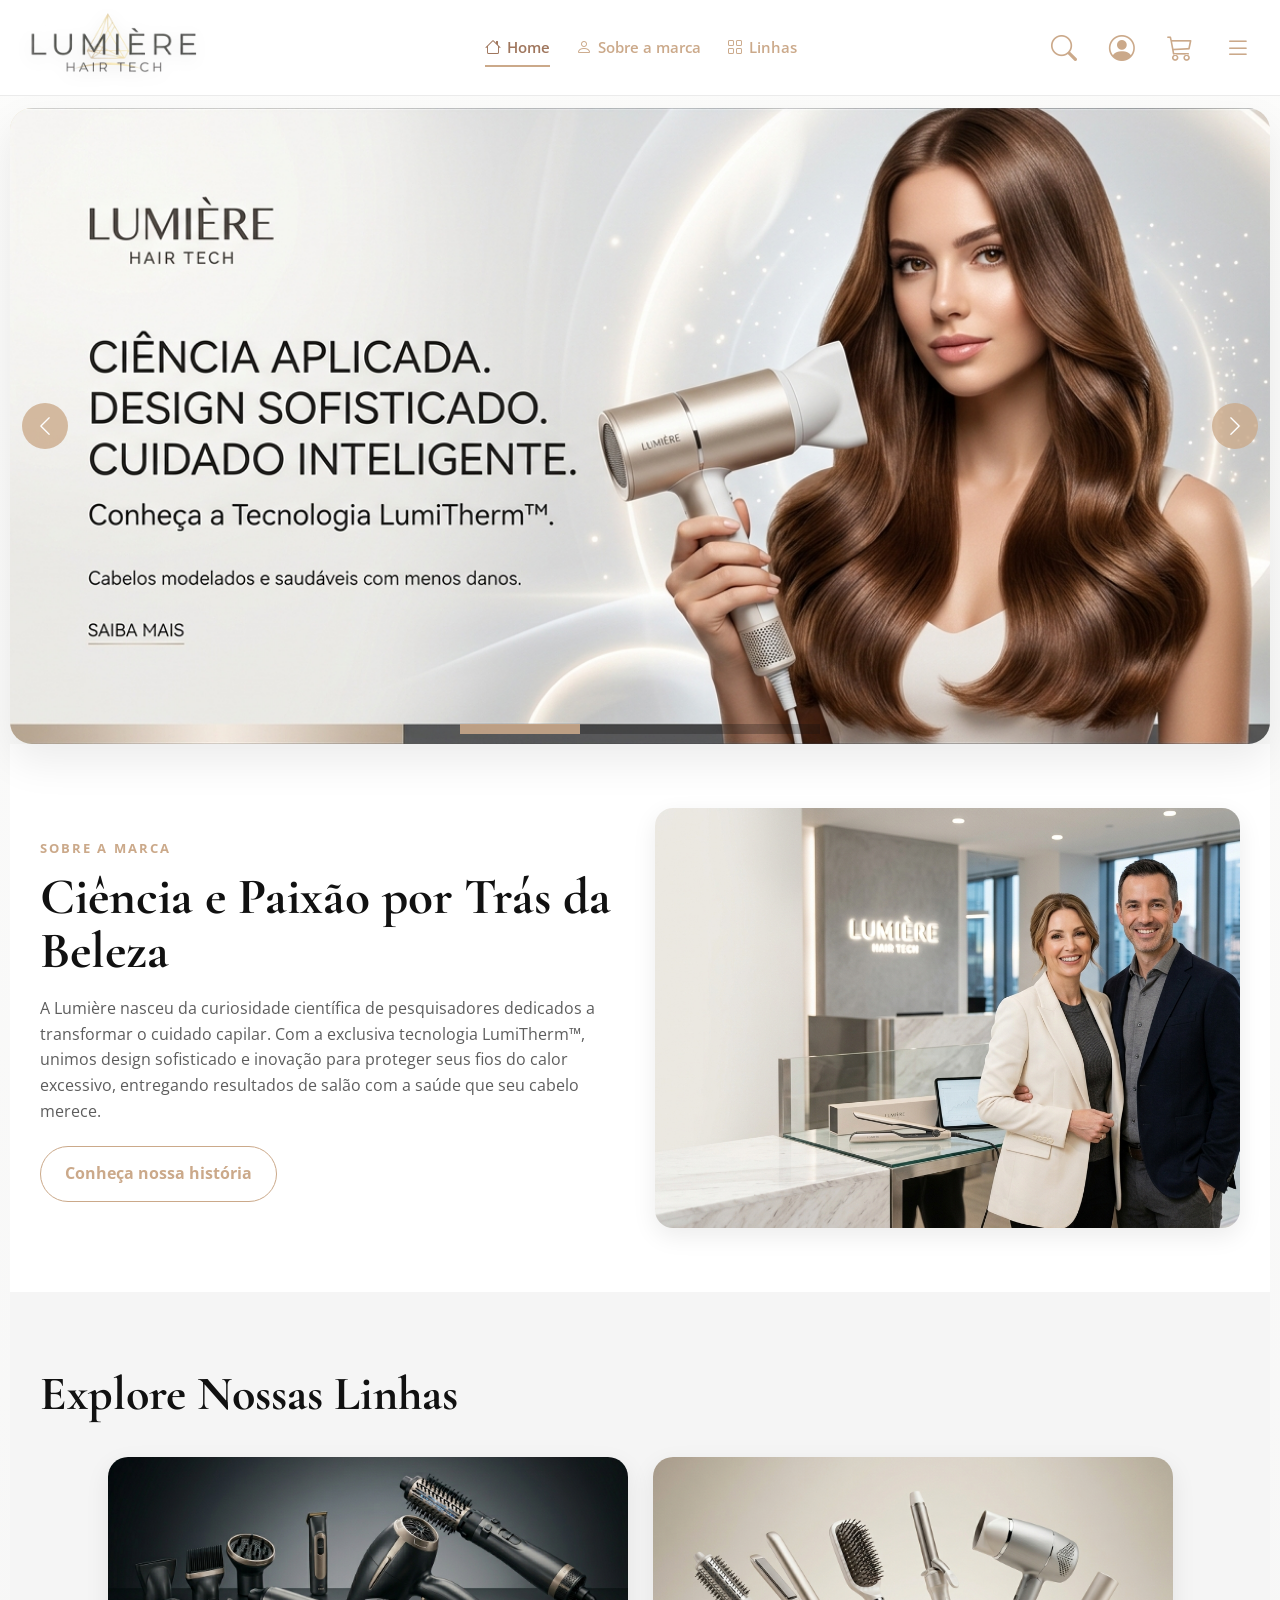
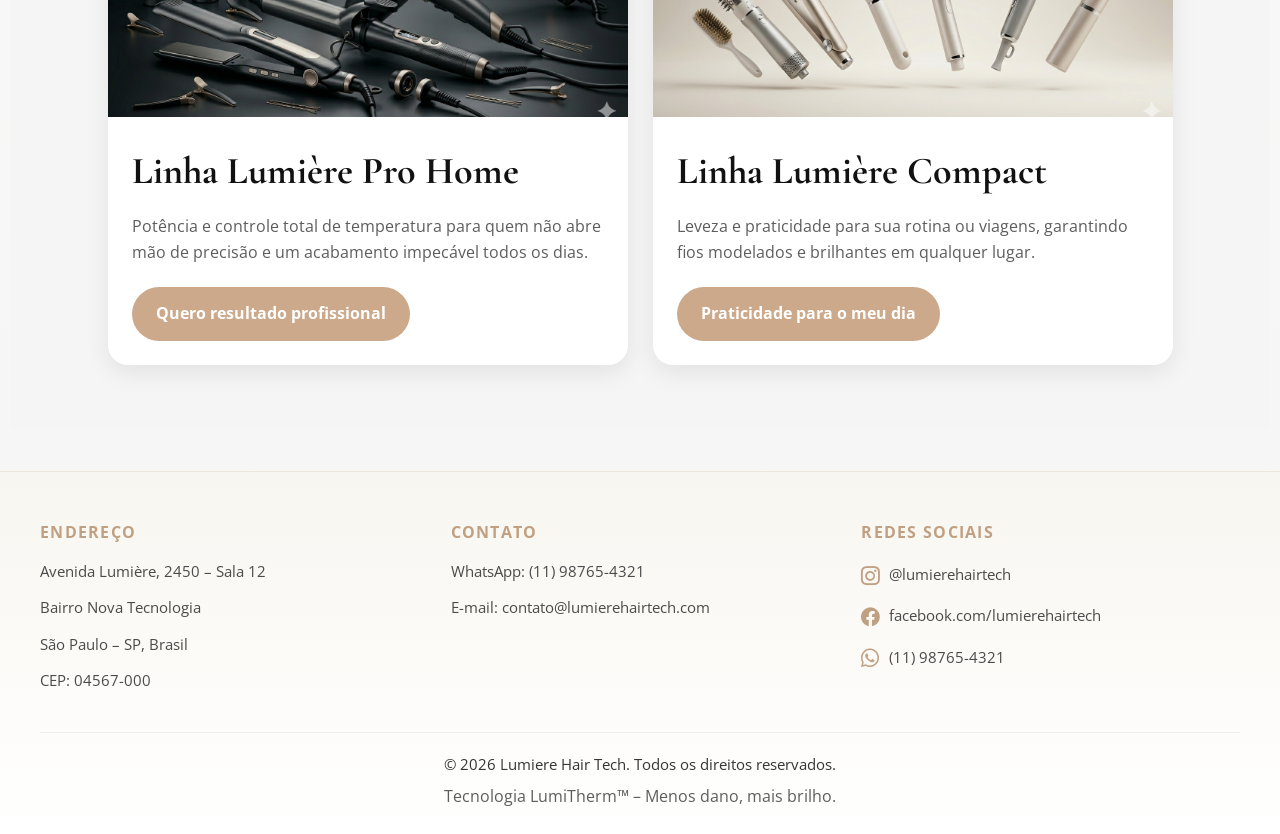
<file: index.html>
<!DOCTYPE html>
<!-- Pagina inicial da Lumiere Hair Tech com navegacao, banners e linhas de produtos. -->
<html lang="pt-br">
<head>
    <!-- Metadados, icone do site e folhas de estilo usadas na pagina. -->
    <meta charset="UTF-8">
    <meta name="viewport" content="width=device-width, initial-scale=1.0">
    <title>Lumière Hair Tech</title>
    <link rel="icon" href="assets/logo-transparente.png" type="image/png">
    <link rel="stylesheet" href="https://cdn.jsdelivr.net/npm/bootstrap-icons@1.13.1/font/bootstrap-icons.min.css">
    <link rel="stylesheet" href="css/layout.css">
</head>
<body>
    <main class="pg-container">
        <!-- Cabecalho fixo com logo, links principais e acoes rapidas. -->
        <header class="topo-site">
            <nav class="menu" id="menu">
                <div class="logo">
                    <img src="assets/logo-transparente.png" alt="Logo Lumière Hair Tech">
                </div>

                <ul class="menu-links">
                    <li><a href="#banners" class="menu-ativo"><i class="bi bi-house"></i><span> Home</span></a></li>
                    <li><a href="quem-somos.html"><i class="bi bi-person"></i><span> Sobre a marca</span></a></li>
                    <li><a href="#linhas"><i class="bi bi-grid"></i><span> Linhas</span></a></li>
                </ul>

                <div class="menu-acoes" aria-label="Ações rápidas">
                    <a href="#" class="menu-acao" aria-label="Buscar">
                        <i class="bi bi-search"></i>
                    </a>
                    <a href="#" class="menu-acao" aria-label="Minha conta">
                        <i class="bi bi-person-circle"></i>
                    </a>
                    <a href="#" class="menu-acao" aria-label="Carrinho">
                        <i class="bi bi-cart3"></i>
                    </a>
                    <a href="#" class="menu-acao" aria-label="Menu">
                        <i class="bi bi-list"></i>
                    </a>
                </div>
            </nav>
        </header>

        <div class="conteudo">
        <!-- Hero com carrossel controlado apenas por HTML e CSS. -->
        <section class="hero page-title" id="banners">
            <!-- Radios invisiveis guardam o estado do banner ativo. -->
            <input type="radio" name="banner" id="banner-1" checked>
            <input type="radio" name="banner" id="banner-2">
            <input type="radio" name="banner" id="banner-3">

            <!-- Conjunto de imagens exibidas pelo carrossel. -->
            <div class="hero-slides">
                <article class="hero-slide slide-estilos">
                    <img src="assets/banner-3.png" alt="Banner com tecnologia Lumière para todos os estilos">
                </article>
                <article class="hero-slide slide-lumitherm">
                    <img src="assets/banner-2.png" alt="Banner LumiTherm com brilho extraordinário">
                </article>
                <article class="hero-slide slide-principal">
                    <img src="assets/banner-1.png" alt="Banner Lumière Hair Tech com modelo e secador inteligente">
                </article>
            </div>

            <!-- Cada grupo de setas aparece conforme o radio selecionado. -->
            <div class="setas-banner setas-1">
                <label for="banner-3" class="controle controle-esquerda" aria-label="Banner anterior">
                    <i class="bi bi-chevron-left"></i>
                </label>
                <label for="banner-2" class="controle controle-direita" aria-label="Próximo banner">
                    <i class="bi bi-chevron-right"></i>
                </label>
            </div>

            <div class="setas-banner setas-2">
                <label for="banner-1" class="controle controle-esquerda" aria-label="Banner anterior">
                    <i class="bi bi-chevron-left"></i>
                </label>
                <label for="banner-3" class="controle controle-direita" aria-label="Próximo banner">
                    <i class="bi bi-chevron-right"></i>
                </label>
            </div>

            <div class="setas-banner setas-3">
                <label for="banner-2" class="controle controle-esquerda" aria-label="Banner anterior">
                    <i class="bi bi-chevron-left"></i>
                </label>
                <label for="banner-1" class="controle controle-direita" aria-label="Próximo banner">
                    <i class="bi bi-chevron-right"></i>
                </label>
            </div>

            <!-- Indicadores inferiores para acesso direto aos banners. -->
            <div class="indicadores-banner">
                <label for="banner-1" aria-label="Ir para o banner 1"></label>
                <label for="banner-2" aria-label="Ir para o banner 2"></label>
                <label for="banner-3" aria-label="Ir para o banner 3"></label>
            </div>
        </section>

        <!-- Resumo institucional com chamada para a pagina Quem Somos. -->
        <section class="sessao secao-marca" id="sobre-marca">
            <div class="conteudo-marca">
                <span class="tag-secao">Sobre a Marca</span>
                <h1>Ciência e Paixão por Trás da Beleza</h1>
                <p>
                    A Lumière nasceu da curiosidade científica de pesquisadores dedicados a transformar o cuidado capilar.
                    Com a exclusiva tecnologia LumiTherm™, unimos design sofisticado e inovação para proteger seus fios do
                    calor excessivo, entregando resultados de salão com a saúde que seu cabelo merece.
                </p>
                <a href="quem-somos.html" class="cta cta-outline">Conheça nossa história</a>
            </div>

            <div class="imagem-marca">
                <img src="assets/sobre-marca.png" alt="Equipe Lumière Hair Tech em ambiente corporativo">
            </div>
        </section>

        <!-- Cards das principais linhas de produtos da marca. -->
        <section class="sessao secao-linhas destaque" id="linhas">
            <div class="cabecalho-secao">
                <h2>Explore Nossas Linhas</h2>
            </div>

            <div class="cartoes grade-produtos">
                <article class="cartao card-produto">
                    <img src="assets/linha-pro-home.png" alt="Linha Lumière Pro Home">
                    <div class="conteudo-produto">
                        <h3>Linha Lumière Pro Home</h3>
                        <p>
                            Potência e controle total de temperatura para quem não abre mão de precisão e um acabamento
                            impecável todos os dias.
                        </p>
                        <a href="#" class="cta cta-fill">Quero resultado profissional</a>
                    </div>
                </article>

                <article class="cartao card-produto">
                    <img src="assets/linha-compact.png" alt="Linha Lumière Compact">
                    <div class="conteudo-produto">
                        <h3>Linha Lumière Compact</h3>
                        <p>
                            Leveza e praticidade para sua rotina ou viagens, garantindo fios modelados e brilhantes em
                            qualquer lugar.
                        </p>
                        <a href="#" class="cta cta-fill">Praticidade para o meu dia</a>
                    </div>
                </article>
            </div>
        </section>
        </div>
    </main>

    <!-- Rodape com endereco, canais de contato e redes sociais. -->
    <footer class="rodape-lumiere">
        <div class="rodape-conteudo">
            <div class="rodape-bloco">
                <h3>Endereço</h3>
                <p>Avenida Lumière, 2450 – Sala 12</p>
                <p>Bairro Nova Tecnologia</p>
                <p>São Paulo – SP, Brasil</p>
                <p>CEP: 04567-000</p>
            </div>

            <div class="rodape-bloco">
                <h3>Contato</h3>
                <p>WhatsApp: (11) 98765-4321</p>
                <p>E-mail: contato@lumierehairtech.com</p>
            </div>

            <div class="rodape-bloco">
                <h3>Redes sociais</h3>
                <a href="#" class="rede-item"><i class="bi bi-instagram"></i><span>@lumierehairtech</span></a>
                <a href="#" class="rede-item"><i class="bi bi-facebook"></i><span>facebook.com/lumierehairtech</span></a>
                <a href="#" class="rede-item rede-whatsapp"><i class="bi bi-whatsapp"></i><span>(11) 98765-4321</span></a>
            </div>
        </div>

        <div class="rodape-base">
            <p>© 2026 Lumiere Hair Tech. Todos os direitos reservados.</p>
            <span>Tecnologia LumiTherm™ – Menos dano, mais brilho.</span>
        </div>
    </footer>
</body>
</html>
</file>
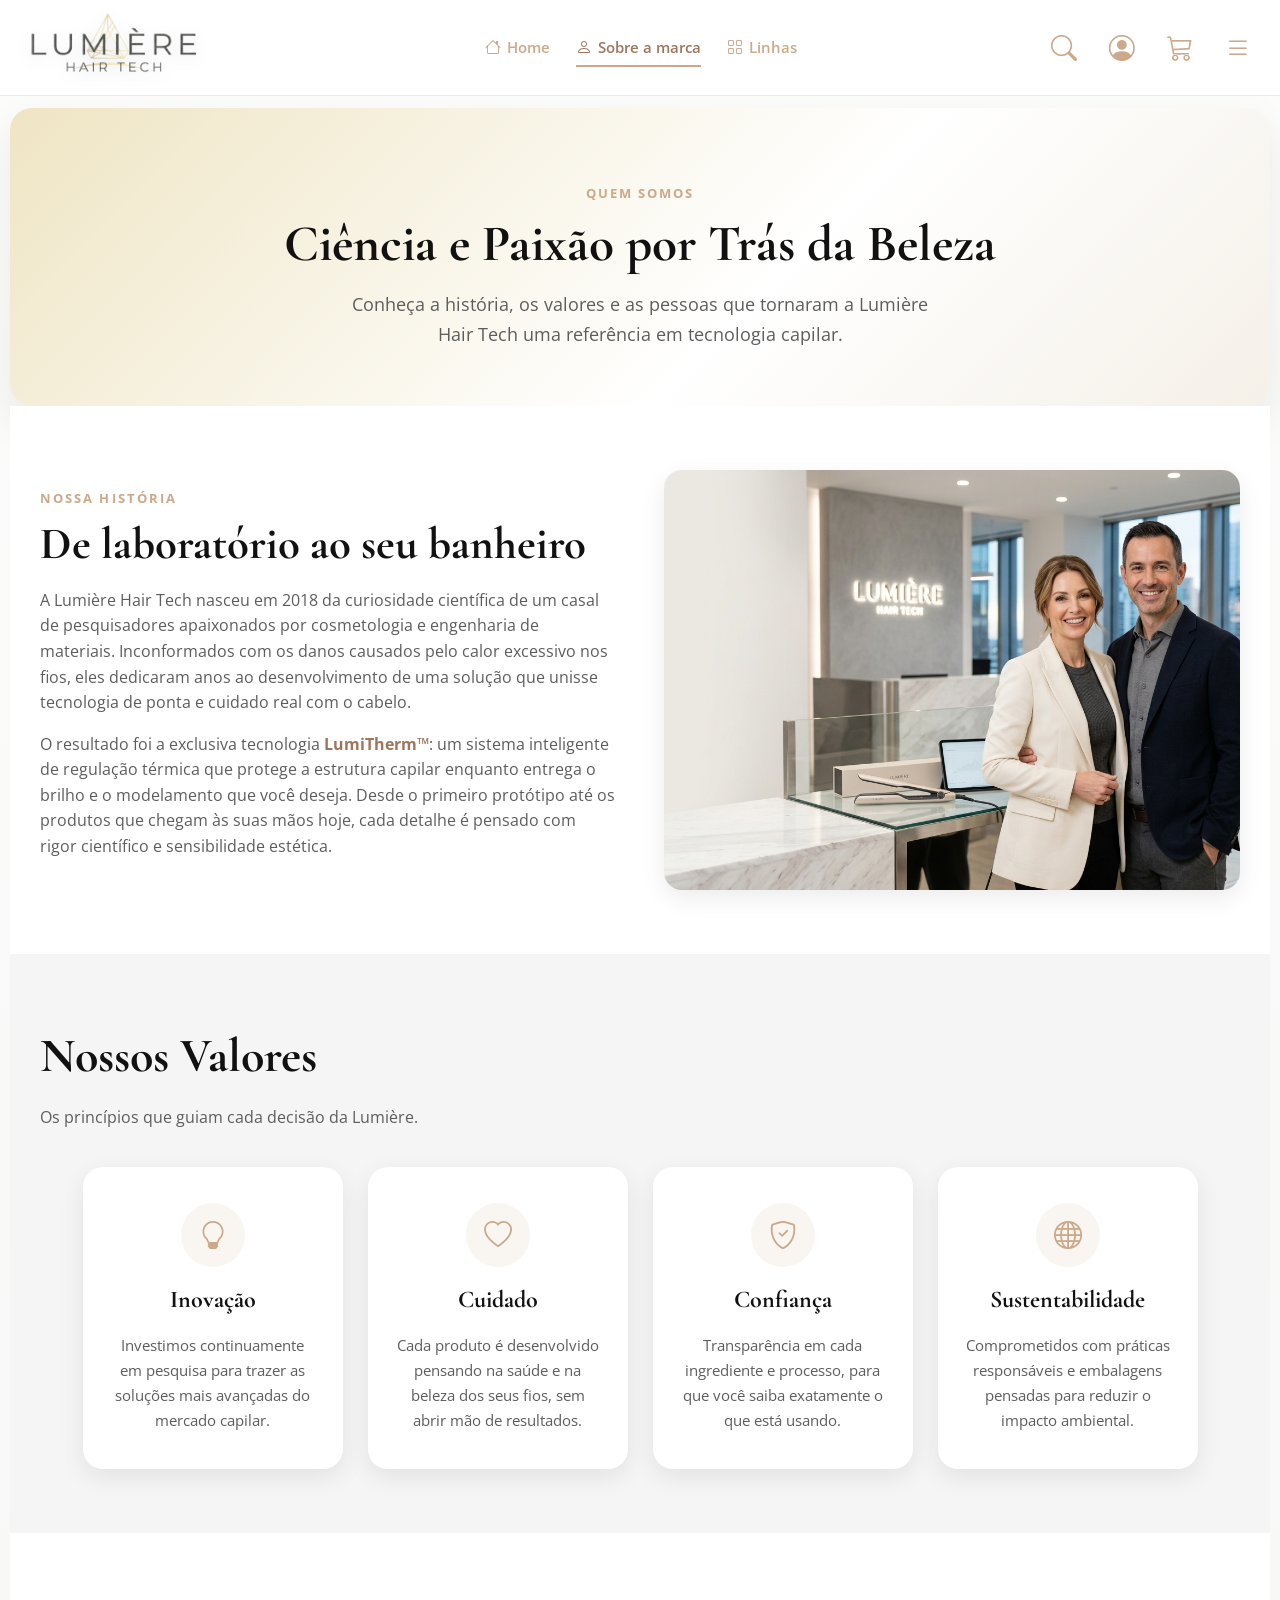
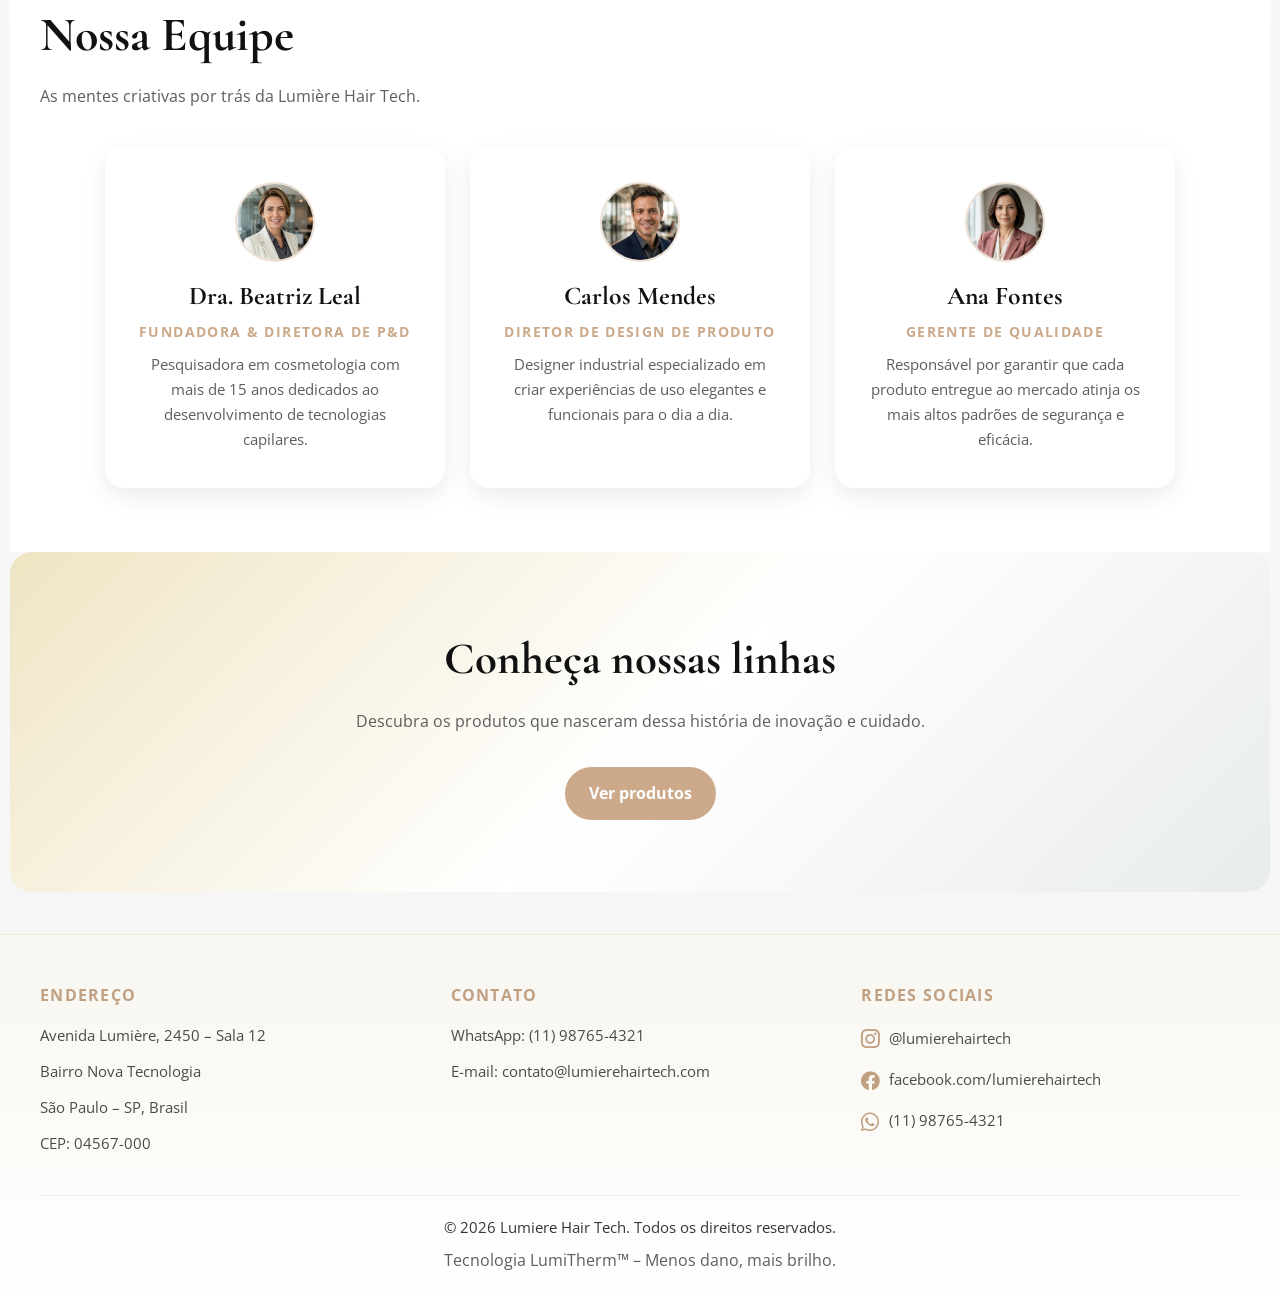
<file: quem-somos.html>
<!DOCTYPE html>
<!-- Pagina institucional com historia, valores, equipe e chamada para produtos. -->
<html lang="pt-br">
<head>
    <!-- Metadados, icone e estilos compartilhados/especificos da pagina. -->
    <meta charset="UTF-8">
    <meta name="viewport" content="width=device-width, initial-scale=1.0">
    <title>Quem Somos – Lumière Hair Tech</title>
    <link rel="icon" href="assets/logo-transparente.png" type="image/png">
    <link rel="stylesheet" href="https://cdn.jsdelivr.net/npm/bootstrap-icons@1.13.1/font/bootstrap-icons.min.css">
    <link rel="stylesheet" href="css/layout.css">
    <link rel="stylesheet" href="css/quem-somos.css">
</head>
<body>
    <main class="pg-container">
        <!-- Mesmo cabecalho da home para manter navegacao consistente. -->
        <header class="topo-site">
            <nav class="menu" id="menu">
                <div class="logo">
                    <img src="assets/logo-transparente.png" alt="Logo Lumière Hair Tech">
                </div>

                <ul class="menu-links">
                    <li><a href="index.html"><i class="bi bi-house"></i><span> Home</span></a></li>
                    <li><a href="quem-somos.html" class="menu-ativo"><i class="bi bi-person"></i><span> Sobre a marca</span></a></li>
                    <li><a href="index.html#linhas"><i class="bi bi-grid"></i><span> Linhas</span></a></li>
                </ul>

                <div class="menu-acoes" aria-label="Ações rápidas">
                    <a href="#" class="menu-acao" aria-label="Buscar">
                        <i class="bi bi-search"></i>
                    </a>
                    <a href="#" class="menu-acao" aria-label="Minha conta">
                        <i class="bi bi-person-circle"></i>
                    </a>
                    <a href="#" class="menu-acao" aria-label="Carrinho">
                        <i class="bi bi-cart3"></i>
                    </a>
                    <a href="#" class="menu-acao" aria-label="Menu">
                        <i class="bi bi-list"></i>
                    </a>
                </div>
            </nav>
        </header>

        <div class="conteudo">

            <!-- Introducao da pagina Quem Somos. -->
            <section class="sessao secao-pagina-topo" id="quem-somos-topo">
                <span class="tag-secao">Quem Somos</span>
                <h1>Ciência e Paixão por Trás da Beleza</h1>
                <p class="subtitulo-pagina">
                    Conheça a história, os valores e as pessoas que tornaram a Lumière Hair Tech
                    uma referência em tecnologia capilar.
                </p>
            </section>

            <!-- Bloco narrativo com origem da marca e imagem institucional. -->
            <section class="sessao secao-historia" id="historia">
                <div class="conteudo-historia">
                    <span class="tag-secao">Nossa História</span>
                    <h2>De laboratório ao seu banheiro</h2>
                    <p>
                        A Lumière Hair Tech nasceu em 2018 da curiosidade científica de um casal de pesquisadores
                        apaixonados por cosmetologia e engenharia de materiais. Inconformados com os danos causados
                        pelo calor excessivo nos fios, eles dedicaram anos ao desenvolvimento de uma solução que
                        unisse tecnologia de ponta e cuidado real com o cabelo.
                    </p>
                    <p>
                        O resultado foi a exclusiva tecnologia <strong>LumiTherm™</strong>: um sistema inteligente
                        de regulação térmica que protege a estrutura capilar enquanto entrega o brilho e o
                        modelamento que você deseja. Desde o primeiro protótipo até os produtos que chegam às suas
                        mãos hoje, cada detalhe é pensado com rigor científico e sensibilidade estética.
                    </p>
                </div>
                <div class="imagem-historia">
                    <img src="assets/sobre-marca.png" alt="Equipe Lumière Hair Tech em ambiente corporativo">
                </div>
            </section>

            <!-- Cards com principios que orientam a marca. -->
            <section class="sessao secao-valores destaque" id="valores">
                <div class="cabecalho-secao">
                    <h2>Nossos Valores</h2>
                    <p class="descricao-secao">Os princípios que guiam cada decisão da Lumière.</p>
                </div>

                <div class="cartoes grade-valores">
                    <article class="cartao card-valor">
                        <div class="icone-valor">
                            <i class="bi bi-lightbulb"></i>
                        </div>
                        <h3>Inovação</h3>
                        <p>Investimos continuamente em pesquisa para trazer as soluções mais avançadas do mercado capilar.</p>
                    </article>

                    <article class="cartao card-valor">
                        <div class="icone-valor">
                            <i class="bi bi-heart"></i>
                        </div>
                        <h3>Cuidado</h3>
                        <p>Cada produto é desenvolvido pensando na saúde e na beleza dos seus fios, sem abrir mão de resultados.</p>
                    </article>

                    <article class="cartao card-valor">
                        <div class="icone-valor">
                            <i class="bi bi-shield-check"></i>
                        </div>
                        <h3>Confiança</h3>
                        <p>Transparência em cada ingrediente e processo, para que você saiba exatamente o que está usando.</p>
                    </article>

                    <article class="cartao card-valor">
                        <div class="icone-valor">
                            <i class="bi bi-globe"></i>
                        </div>
                        <h3>Sustentabilidade</h3>
                        <p>Comprometidos com práticas responsáveis e embalagens pensadas para reduzir o impacto ambiental.</p>
                    </article>
                </div>
            </section>

            <!-- Apresentacao dos membros principais da equipe. -->
            <section class="sessao secao-equipe" id="equipe">
                <div class="cabecalho-secao">
                    <h2>Nossa Equipe</h2>
                    <p class="descricao-secao">As mentes criativas por trás da Lumière Hair Tech.</p>
                </div>

                <div class="cartoes grade-equipe">
                    <article class="cartao card-membro">
                        <div class="avatar-membro">
                            <img src="assets/equipe-beatriz.png" alt="Retrato da Dra. Beatriz Leal">
                        </div>
                        <div class="conteudo-membro">
                            <h3>Dra. Beatriz Leal</h3>
                            <span class="cargo-membro">Fundadora & Diretora de P&D</span>
                            <p>Pesquisadora em cosmetologia com mais de 15 anos dedicados ao desenvolvimento de tecnologias capilares.</p>
                        </div>
                    </article>

                    <article class="cartao card-membro">
                        <div class="avatar-membro">
                            <img src="assets/equipe-carlos.png" alt="Retrato de Carlos Mendes">
                        </div>
                        <div class="conteudo-membro">
                            <h3>Carlos Mendes</h3>
                            <span class="cargo-membro">Diretor de Design de Produto</span>
                            <p>Designer industrial especializado em criar experiências de uso elegantes e funcionais para o dia a dia.</p>
                        </div>
                    </article>

                    <article class="cartao card-membro">
                        <div class="avatar-membro">
                            <img src="assets/equipe-ana.png" alt="Retrato de Ana Fontes">
                        </div>
                        <div class="conteudo-membro">
                            <h3>Ana Fontes</h3>
                            <span class="cargo-membro">Gerente de Qualidade</span>
                            <p>Responsável por garantir que cada produto entregue ao mercado atinja os mais altos padrões de segurança e eficácia.</p>
                        </div>
                    </article>
                </div>
            </section>

            <!-- Chamada final para conduzir o visitante ate as linhas de produtos. -->
            <section class="sessao secao-cta-pagina" id="cta-linhas">
                <div class="cta-pagina-conteudo">
                    <h2>Conheça nossas linhas</h2>
                    <p>Descubra os produtos que nasceram dessa história de inovação e cuidado.</p>
                    <a href="index.html#linhas" class="cta cta-fill">Ver produtos</a>
                </div>
            </section>

        </div>
    </main>

    <!-- Rodape replicado da pagina inicial com informacoes de contato. -->
    <footer class="rodape-lumiere">
        <div class="rodape-conteudo">
            <div class="rodape-bloco">
                <h3>Endereço</h3>
                <p>Avenida Lumière, 2450 – Sala 12</p>
                <p>Bairro Nova Tecnologia</p>
                <p>São Paulo – SP, Brasil</p>
                <p>CEP: 04567-000</p>
            </div>

            <div class="rodape-bloco">
                <h3>Contato</h3>
                <p>WhatsApp: (11) 98765-4321</p>
                <p>E-mail: contato@lumierehairtech.com</p>
            </div>

            <div class="rodape-bloco">
                <h3>Redes sociais</h3>
                <a href="#" class="rede-item"><i class="bi bi-instagram"></i><span>@lumierehairtech</span></a>
                <a href="#" class="rede-item"><i class="bi bi-facebook"></i><span>facebook.com/lumierehairtech</span></a>
                <a href="#" class="rede-item rede-whatsapp"><i class="bi bi-whatsapp"></i><span>(11) 98765-4321</span></a>
            </div>
        </div>

        <div class="rodape-base">
            <p>© 2026 Lumiere Hair Tech. Todos os direitos reservados.</p>
            <span>Tecnologia LumiTherm™ – Menos dano, mais brilho.</span>
        </div>
    </footer>
</body>
</html>
</file>
<file: css/layout.css>
@import url("https://fonts.googleapis.com/css2?family=Cormorant+Garamond:wght@500;600;700&family=Open+Sans:wght@400;500;600;700&display=swap");

:root {
    --dourado: #cba98a;
    --dourado-rgb: 203, 169, 138;
    --dourado-escuro: #9f765d;
    --branco: #FFFFFF;
    --branco-rgb: 255, 255, 255;
    --branco-quente: #fcfcfb;
    --cinza-claro: #F5F5F5;
    --cinza-azulado: #e9ecec;
    --champagne: #efe5c4;
    --champagne-claro: #f5f0e8;
    --preto: #111111;
    --preto-rgb: 0, 0, 0;
    --preto-indicador-rgb: 17, 17, 17;
    --preto-suave: #1f1f1f;
    --texto: #5d5d5d;
    --grafite: #232325;
    --taupe: #6a6159;
    --rodape-fundo: #f8f6f0;
    --rodape-texto: #353535;
    --rodape-texto-rgb: 53, 53, 53;
    --rodape-texto-secundario: #4a4a4a;
    --rodape-dourado: #c0a083;
    --rodape-dourado-rgb: 192, 160, 131;
    --rodape-dourado-escuro: #8f6d58;
    --sombra: 0 18px 40px rgba(var(--preto-rgb), 0.08);
    --sombra-card: 0 8px 24px rgba(var(--preto-rgb), 0.08);
    --sombra-card-hover: 0 2px 45px rgba(var(--preto-rgb), 0.12);
    --sombra-cta: 0 10px 24px rgba(var(--dourado-rgb), 0.18);
}

* {
    margin: 0;
    padding: 0;
    box-sizing: border-box;
}

html {
    scroll-behavior: smooth;
}

body {
    font-family: "Open Sans", sans-serif;
    line-height: 1.6;
    background: linear-gradient(180deg, var(--branco-quente) 0%, var(--cinza-claro) 100%);
    color: var(--preto);
    overflow-x: hidden;
}

img {
    display: block;
    max-width: 100%;
}

button,
a,
input {
    font: inherit;
}

button {
    border: 0;
    background: transparent;
}

a {
    text-decoration: none;
    color: inherit;
}

.topo-site {
    position: sticky;
    top: 0;
    z-index: 1000;
    background: rgba(var(--branco-rgb), 0.94);
    backdrop-filter: blur(10px);
    border-bottom: 1px solid rgba(var(--preto-rgb), 0.08);
}

.menu {
    max-width: 1366px;
    min-height: 74px;
    margin: 0 auto;
    padding: 8px 20px;
    display: flex;
    align-items: center;
    justify-content: space-between;
    gap: 20px;
}

.logo {
    display: flex;
    align-items: center;
    min-width: 220px;
}

.logo img {
    width: 190px;
    height: auto;
    filter: drop-shadow(0 4px 8px rgba(var(--preto-rgb), 0.08));
}

.menu ul {
    list-style: none;
    display: flex;
    align-items: center;
    justify-content: center;
    flex: 1;
    gap: 26px;
}

.menu-links {
    margin-left: auto;
    margin-right: auto;
}

.menu li a {
    color: var(--dourado);
    font-weight: 600;
    display: inline-flex;
    align-items: center;
    gap: 6px;
    padding: 8px 0 10px;
    font-size: 15px;
    position: relative;
    transition: color 0.25s ease, transform 0.25s ease;
}

.menu li a::after {
    content: "";
    position: absolute;
    left: 0;
    right: 0;
    bottom: 2px;
    height: 2px;
    background: var(--dourado);
    transform: scaleX(0);
    transform-origin: center;
    transition: transform 0.28s ease, background-color 0.28s ease;
}

.menu li a i {
    font-size: 16px;
    display: inline-flex;
    align-items: center;
    justify-content: center;
}

.menu li a:hover {
    color: var(--dourado-escuro);
    transform: translateY(-1px);
}

.menu li a:hover::after,
.menu li a.menu-ativo::after {
    transform: scaleX(1);
}

.menu li a.menu-ativo {
    color: var(--dourado-escuro);
}

.menu-acoes {
    display: flex;
    align-items: center;
    justify-content: flex-end;
    min-width: 88px;
    gap: 14px;
}

.menu-acao {
    color: var(--dourado);
    display: inline-flex;
    align-items: center;
    justify-content: center;
    width: 44px;
    height: 44px;
    border-radius: 50%;
    transition: color 0.25s ease, background-color 0.25s ease, transform 0.25s ease;
}

.menu-acao i {
    font-size: 26px;
    line-height: 1;
}

.menu-acao:hover {
    color: var(--dourado-escuro);
    background: rgba(var(--dourado-rgb), 0.1);
    transform: translateY(-1px);
}

.conteudo {
    max-width: 1366px;
    margin: 0 auto;
    padding: 12px 10px 42px;
}

.hero {
    position: relative;
    overflow: hidden;
    border-radius: 22px;
    box-shadow: var(--sombra);
    scroll-margin-top: 90px;
    background: linear-gradient(135deg, var(--champagne) 0%, var(--branco) 52%, var(--cinza-azulado) 100%);
}

.hero input[type="radio"] {
    display: none;
}

.hero-slides {
    display: flex;
    width: 300%;
    transition: transform 0.45s ease;
}

.hero-slide {
    width: 33.3333%;
    overflow: hidden;
}

.hero-slide img {
    width: 100%;
    height: auto;
    display: block;
}

.slide-lumitherm {
    background: linear-gradient(90deg, var(--grafite) 0%, var(--taupe) 100%);
}

.slide-lumitherm img {
    object-fit: contain;
    object-position: center center;
}

#banner-1:checked ~ .hero-slides {
    transform: translateX(0);
}

#banner-2:checked ~ .hero-slides {
    transform: translateX(-33.3333%);
}

#banner-3:checked ~ .hero-slides {
    transform: translateX(-66.6666%);
}

.setas-banner {
    display: none;
}

#banner-1:checked ~ .setas-1,
#banner-2:checked ~ .setas-2,
#banner-3:checked ~ .setas-3 {
    display: block;
}

.controle {
    position: absolute;
    top: 50%;
    transform: translateY(-50%);
    width: 46px;
    height: 46px;
    border-radius: 50%;
    background: rgba(var(--dourado-rgb), 0.78);
    color: var(--branco);
    display: inline-flex;
    align-items: center;
    justify-content: center;
    font-size: 22px;
    cursor: pointer;
    z-index: 3;
    transition: background-color 0.25s ease, transform 0.25s ease;
}

.controle:hover {
    background: var(--dourado-escuro);
    transform: translateY(-50%) scale(1.04);
}

.controle-esquerda {
    left: 12px;
}

.controle-direita {
    right: 12px;
}

.indicadores-banner {
    position: absolute;
    left: 50%;
    bottom: 10px;
    transform: translateX(-50%);
    display: flex;
    z-index: 4;
}

.indicadores-banner label {
    width: 120px;
    height: 10px;
    background: rgba(var(--preto-indicador-rgb), 0.28);
    cursor: pointer;
    transition: background-color 0.25s ease;
}

#banner-1:checked ~ .indicadores-banner label:nth-child(1),
#banner-2:checked ~ .indicadores-banner label:nth-child(2),
#banner-3:checked ~ .indicadores-banner label:nth-child(3) {
    background: rgba(var(--dourado-rgb), 0.88);
}

.sessao {
    padding: 64px 30px;
    background-color: var(--branco);
}

.sessao h2 {
    font-family: "Cormorant Garamond", serif;
    font-size: 48px;
    margin-bottom: 24px;
}

.secao-marca {
    display: grid;
    grid-template-columns: 1fr 1fr;
    align-items: center;
    gap: 30px;
    text-align: left;
    scroll-margin-top: 90px;
}

.tag-secao {
    color: var(--dourado);
    font-size: 13px;
    font-weight: 700;
    letter-spacing: 0.16em;
    text-transform: uppercase;
    display: inline-block;
    margin-bottom: 12px;
}

.conteudo-marca h1 {
    font-family: "Cormorant Garamond", serif;
    font-size: clamp(2.4rem, 4vw, 3.375rem);
    line-height: 1.05;
    margin-bottom: 18px;
}

.conteudo-marca p,
.conteudo-produto p,
.rodape-base span {
    color: var(--texto);
}

.imagem-marca {
    border-radius: 18px;
    overflow: hidden;
    box-shadow: var(--sombra-card);
}

.imagem-marca img {
    width: 100%;
    height: 420px;
    object-fit: cover;
}

.cta {
    display: inline-flex;
    align-items: center;
    justify-content: center;
    margin-top: 22px;
    padding: 14px 24px;
    border-radius: 999px;
    font-weight: 700;
    transition: all 0.3s ease;
}

.cta:hover {
    transform: translateY(-2px);
    box-shadow: var(--sombra-cta);
}

.cta:active {
    opacity: 0.82;
    transform: scale(0.98);
}

.cta-outline {
    border: 1px solid var(--dourado);
    color: var(--dourado);
    background: transparent;
}

.cta-outline:hover {
    background: rgba(var(--dourado-rgb), 0.08);
}

.destaque {
    background-color: var(--cinza-claro);
}

.cartoes {
    display: flex;
    flex-wrap: wrap;
    justify-content: space-around;
    gap: 25px;
}

.cartao {
    background-color: var(--branco);
    padding: 0;
    border-radius: 20px;
    box-shadow: var(--sombra-card);
    transition: transform 0.3s, box-shadow 0.3s ease;
}

.cartao:hover {
    transform: translateY(-8px);
    box-shadow: var(--sombra-card-hover);
}

.secao-linhas {
    scroll-margin-top: 90px;
}

.grade-produtos {
    justify-content: center;
}

.card-produto {
    width: 100%;
    max-width: 520px;
    overflow: hidden;
}

.card-produto img {
    width: 100%;
    height: 260px;
    object-fit: cover;
}

.conteudo-produto {
    padding: 24px;
    text-align: left;
}

.conteudo-produto h3 {
    font-family: "Cormorant Garamond", serif;
    font-size: 38px;
    margin-bottom: 12px;
}

.cta-fill {
    background: var(--dourado);
    color: var(--branco);
}

.cta-fill:hover {
    background: var(--dourado-escuro);
}

.rodape-lumiere {
    background: linear-gradient(180deg, var(--rodape-fundo) 0%, var(--branco) 100%);
    border-top: 1px solid rgba(var(--rodape-dourado-rgb), 0.28);
    padding: 48px 24px 24px;
    color: var(--rodape-texto);
}

.rodape-conteudo {
    max-width: 1200px;
    margin: 0 auto;
    display: grid;
    grid-template-columns: repeat(3, 1fr);
    gap: 32px;
    padding-bottom: 28px;
}

.rodape-bloco {
    display: flex;
    flex-direction: column;
    align-items: flex-start;
}

.rodape-bloco h3 {
    margin-bottom: 14px;
    font-size: 1rem;
    font-weight: 700;
    color: var(--rodape-dourado);
    letter-spacing: 0.08em;
    text-transform: uppercase;
}

.rodape-bloco p,
.rede-item {
    margin-bottom: 10px;
    font-size: 0.96rem;
    line-height: 1.7;
    color: var(--rodape-texto-secundario);
}

.rede-item {
    display: flex;
    align-items: center;
    gap: 10px;
    width: 100%;
}

.rede-item i {
    font-size: 1.15rem;
    color: var(--rodape-dourado);
}

.rede-item:hover {
    color: var(--preto-suave);
    transform: translateX(3px);
}

.rede-item:hover i {
    color: var(--rodape-dourado-escuro);
    transform: scale(1.08);
}

.rodape-base {
    max-width: 1200px;
    margin: 0 auto;
    padding-top: 20px;
    border-top: 1px solid rgba(var(--rodape-texto-rgb), 0.08);
    text-align: center;
}

.rodape-base p {
    margin-bottom: 8px;
    font-size: 0.92rem;
    color: var(--rodape-texto);
}

@media (max-width: 1024px) {
    .menu {
        flex-wrap: wrap;
        justify-content: center;
        min-height: auto;
        height: auto;
        padding: 14px 16px;
    }

    .logo {
        justify-content: center;
        width: 100%;
        min-width: auto;
    }

    .logo img {
        width: 172px;
    }

    .menu ul {
        flex-wrap: wrap;
        justify-content: center;
        flex: 1 1 100%;
        gap: 18px;
    }

    .menu-acoes {
        width: 100%;
        justify-content: center;
    }

    .conteudo {
        padding: 12px 14px 36px;
    }

    .hero-slide img {
        height: auto;
    }

    .sessao {
        padding: 56px 24px;
    }

    .sessao h2 {
        font-size: 40px;
    }

    .secao-marca {
        grid-template-columns: 1fr;
        gap: 24px;
    }

    .imagem-marca {
        order: -1;
    }

    .imagem-marca img {
        height: 360px;
    }

    .card-produto {
        max-width: min(100%, 460px);
    }

    .conteudo-produto h3 {
        font-size: 32px;
    }

    .rodape-conteudo {
        grid-template-columns: repeat(2, minmax(0, 1fr));
    }
}

@media (max-width: 768px) {
    body {
        padding-top: 138px;
    }

    .topo-site {
        position: fixed;
        top: 0;
        left: 0;
        width: 100%;
        background: rgba(var(--branco-rgb), 0.96);
        backdrop-filter: blur(10px);
        border-bottom: 1px solid rgba(var(--preto-rgb), 0.06);
    }

    .menu {
        width: 100%;
        max-width: none;
        min-height: auto;
        display: flex;
        flex-direction: column;
        align-items: center;
        justify-content: center;
        border-radius: 0;
        box-shadow: none;
        padding: 8px 12px 10px;
        gap: 6px;
    }

    .logo {
        display: flex;
        justify-content: center;
        width: 100%;
    }

    .logo img {
        width: 150px;
    }

    .menu ul {
        width: 100%;
        justify-content: center;
        flex-wrap: wrap;
        gap: 8px 12px;
        padding-bottom: 0;
    }

    .menu li {
        flex: 0 0 auto;
    }

    .menu-acoes {
        width: 100%;
        justify-content: center;
        gap: 8px;
        flex-wrap: nowrap;
    }

    .menu li a {
        font-size: 14px;
        justify-content: center;
        white-space: nowrap;
        padding: 2px 4px;
    }

    .menu li a i {
        font-size: 14px;
    }

    .menu-acao {
        width: 34px;
        height: 34px;
    }

    .menu-acao i {
        font-size: 18px;
    }

    .conteudo {
        padding-left: 10px;
        padding-right: 10px;
    }

    .hero {
        border-radius: 18px;
    }

    .hero-slide img {
        height: auto;
    }

    .indicadores-banner label {
        width: 60px;
        height: 10px;
    }

    .controle {
        width: 40px;
        height: 40px;
        font-size: 18px;
    }

    .sessao {
        padding: 44px 18px;
    }

    .sessao h2 {
        font-size: 34px;
    }

    .conteudo-marca,
    .cabecalho-secao {
        text-align: center;
    }

    .cta {
        width: 100%;
    }

    .imagem-marca img {
        height: 280px;
    }

    .cartoes {
        gap: 18px;
    }

    .conteudo-produto {
        padding: 22px 18px;
    }

    .conteudo-produto h3 {
        font-size: 28px;
    }

    .rodape-lumiere {
        padding: 40px 18px 24px;
    }

    .rodape-conteudo {
        grid-template-columns: 1fr;
        gap: 24px;
    }

    .rodape-bloco {
        align-items: center;
        text-align: center;
    }

    .rede-item {
        justify-content: center;
    }

    .hero,
    .secao-marca,
    .secao-linhas {
        scroll-margin-top: 160px;
    }
}

@media (max-width: 560px) {
    body {
        padding-top: 126px;
    }

    .menu {
        padding: 8px 10px;
    }

    .logo img {
        width: 132px;
    }

    .menu ul {
        justify-content: center;
        gap: 10px;
    }

    .menu-links {
        margin: 0;
    }

    .menu li a {
        justify-content: center;
        font-size: 13px;
    }

    .menu-acoes {
        gap: 4px;
    }

    .menu-acao {
        width: 30px;
        height: 30px;
    }

    .menu-acao i {
        font-size: 16px;
    }

    .hero-slide img {
        height: auto;
    }

    .indicadores-banner {
        bottom: 8px;
    }

    .indicadores-banner label {
        width: 32px;
        height: 8px;
    }

    .controle-esquerda {
        left: 8px;
    }

    .controle-direita {
        right: 8px;
    }

    .sessao h2,
    .conteudo-marca h1 {
        font-size: 30px;
    }

    .tag-secao {
        font-size: 12px;
        letter-spacing: 0.12em;
    }

    .hero,
    .secao-marca,
    .secao-linhas {
        scroll-margin-top: 132px;
    }
}
</file>
<file: css/quem-somos.css>
/* Estilos especificos da pagina Quem Somos. */

/* Bloco de abertura com titulo e resumo institucional. */
.secao-pagina-topo {
    text-align: center;
    padding: 72px 30px 56px;
    background: linear-gradient(135deg, var(--champagne) 0%, var(--branco) 60%, var(--champagne-claro) 100%);
    border-radius: 22px;
    box-shadow: var(--sombra);
    scroll-margin-top: 90px;
}

.secao-pagina-topo h1 {
    font-family: "Cormorant Garamond", serif;
    font-size: clamp(2.2rem, 4vw, 3.2rem);
    line-height: 1.1;
    margin-bottom: 18px;
}

.subtitulo-pagina {
    font-size: 1.1rem;
    color: var(--texto);
    max-width: 580px;
    margin: 0 auto;
    line-height: 1.7;
}

/* Secao de historia com texto e imagem lado a lado no desktop. */
.secao-historia {
    display: grid;
    grid-template-columns: 1fr 1fr;
    align-items: center;
    gap: 48px;
    scroll-margin-top: 90px;
}

.conteudo-historia h2 {
    font-family: "Cormorant Garamond", serif;
    font-size: clamp(2rem, 3.5vw, 2.8rem);
    line-height: 1.1;
    margin-bottom: 18px;
}

.conteudo-historia p {
    color: var(--texto);
    margin-bottom: 16px;
}

.conteudo-historia p strong {
    color: var(--dourado-escuro);
}

.imagem-historia {
    border-radius: 18px;
    overflow: hidden;
    box-shadow: var(--sombra-card);
}

.imagem-historia img {
    width: 100%;
    height: 420px;
    object-fit: cover;
}

/* Cards de valores da marca. */
.descricao-secao {
    color: var(--texto);
    font-size: 1rem;
    margin-top: -14px;
    margin-bottom: 36px;
}

.grade-valores {
    justify-content: center;
}

.card-valor {
    width: 100%;
    max-width: 260px;
    padding: 36px 28px;
    text-align: center;
    display: flex;
    flex-direction: column;
    align-items: center;
    gap: 14px;
}

.icone-valor {
    width: 64px;
    height: 64px;
    border-radius: 50%;
    background: rgba(var(--dourado-rgb), 0.12);
    display: flex;
    align-items: center;
    justify-content: center;
}

.icone-valor i {
    font-size: 28px;
    color: var(--dourado);
}

.card-valor h3 {
    font-family: "Cormorant Garamond", serif;
    font-size: 1.5rem;
}

.card-valor p {
    color: var(--texto);
    font-size: 0.95rem;
    line-height: 1.65;
}

/* Cards da equipe e seus dados principais. */
.secao-equipe {
    scroll-margin-top: 90px;
}

.grade-equipe {
    justify-content: center;
}

.card-membro {
    width: 100%;
    max-width: 340px;
    display: flex;
    flex-direction: column;
    align-items: center;
    padding: 36px 28px;
    text-align: center;
    gap: 14px;
}

.avatar-membro {
    width: 80px;
    height: 80px;
    border-radius: 50%;
    background: rgba(var(--dourado-rgb), 0.1);
    border: 2px solid rgba(var(--dourado-rgb), 0.3);
    display: flex;
    align-items: center;
    justify-content: center;
    overflow: hidden;
}

.avatar-membro img {
    width: 100%;
    height: 100%;
    display: block;
    object-fit: cover;
}

.conteudo-membro h3 {
    font-family: "Cormorant Garamond", serif;
    font-size: 1.6rem;
    margin-bottom: 4px;
}

.cargo-membro {
    color: var(--dourado);
    font-size: 0.85rem;
    font-weight: 700;
    letter-spacing: 0.1em;
    text-transform: uppercase;
    display: block;
    margin-bottom: 10px;
}

.conteudo-membro p {
    color: var(--texto);
    font-size: 0.94rem;
    line-height: 1.65;
}

/* Chamada final para voltar as linhas de produtos. */
.secao-cta-pagina {
    background: linear-gradient(135deg, var(--champagne) 0%, var(--branco) 52%, var(--cinza-azulado) 100%);
    border-radius: 22px;
    text-align: center;
    padding: 72px 30px;
}

.cta-pagina-conteudo h2 {
    font-family: "Cormorant Garamond", serif;
    font-size: clamp(2rem, 3.5vw, 2.8rem);
    margin-bottom: 14px;
}

.cta-pagina-conteudo p {
    color: var(--texto);
    font-size: 1rem;
    margin-bottom: 4px;
}

.cta-pagina-conteudo .cta {
    margin-top: 28px;
}

/* Responsividade para tablets e telas medias. */
@media (max-width: 1024px) {
    .secao-historia {
        grid-template-columns: 1fr;
        gap: 28px;
    }

    .imagem-historia {
        order: -1;
    }

    .imagem-historia img {
        height: 360px;
    }

    .card-valor {
        max-width: min(100%, 220px);
    }

    .card-membro {
        max-width: min(100%, 280px);
    }
}

/* Responsividade para celulares. */
@media (max-width: 768px) {
    .secao-pagina-topo {
        padding: 52px 20px 42px;
        scroll-margin-top: 160px;
    }

    .secao-historia,
    .secao-valores,
    .secao-equipe,
    .secao-cta-pagina {
        scroll-margin-top: 160px;
    }

    .grade-valores,
    .grade-equipe {
        flex-direction: column;
        align-items: center;
    }

    .card-valor,
    .card-membro {
        max-width: 100%;
    }

    .imagem-historia img {
        height: 280px;
    }

    .secao-cta-pagina {
        padding: 52px 20px;
        border-radius: 18px;
    }
}
</file>
